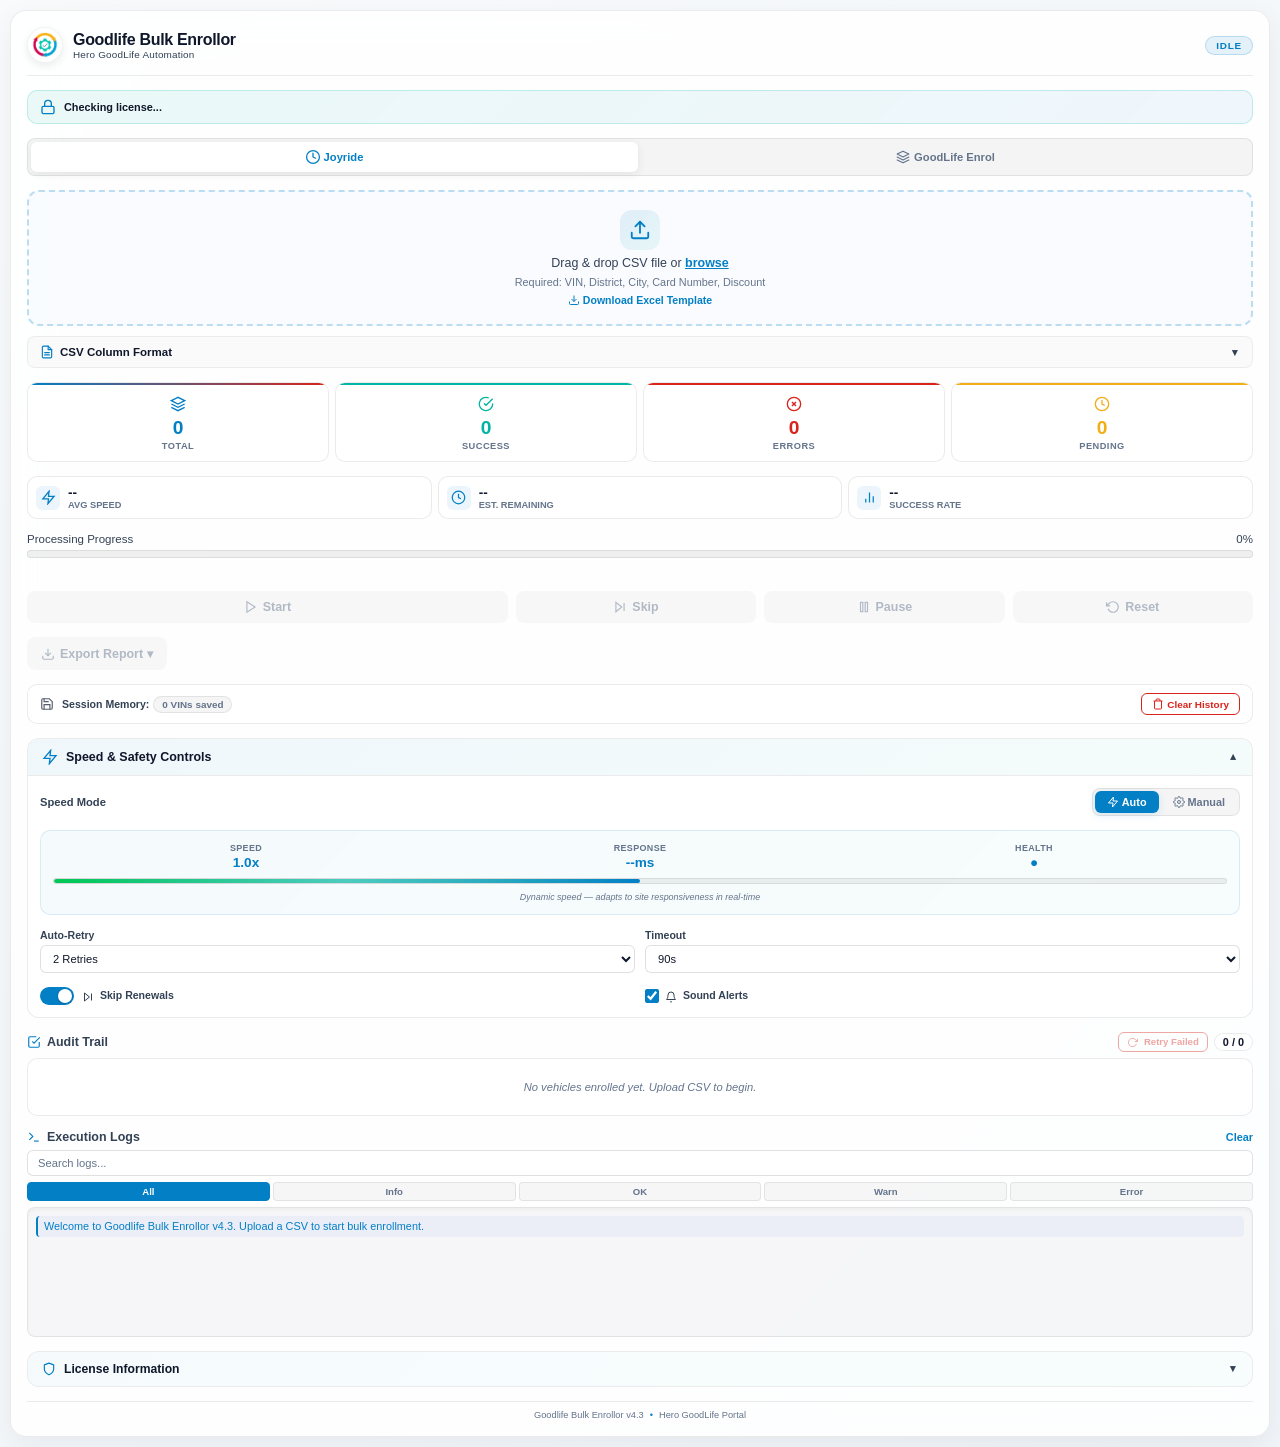
<file: extension/popup/popup.html>
<!DOCTYPE html>
<html lang="en">
<head>
  <meta charset="UTF-8">
  <meta name="viewport" content="width=device-width, initial-scale=1.0">
  <title>Goodlife Bulk Enrollor</title>
  <link rel="stylesheet" href="popup.css">
</head>
<body>
  <div class="glass-container">
    <!-- Header -->
    <header class="app-header">
      <div class="logo-area">
        <div class="logo-icon-wrap">
          <img src="../icons/icon32.png" alt="Logo" class="app-logo">
        </div>
        <div class="title-area">
          <h1>Goodlife Bulk Enrollor</h1>
          <span class="subtitle">Hero GoodLife Automation</span>
        </div>
      </div>
      <span class="badge" id="status-badge">IDLE</span>
    </header>

    <!-- License Status Banner -->
    <div class="license-banner" id="license-banner">
      <div class="license-banner-left">
        <svg class="license-banner-icon" viewBox="0 0 24 24" fill="none" stroke="currentColor" stroke-width="2" stroke-linecap="round" stroke-linejoin="round">
          <rect x="3" y="11" width="18" height="11" rx="2" ry="2"></rect>
          <path d="M7 11V7a5 5 0 0 1 10 0v4"></path>
        </svg>
        <span class="license-banner-text" id="license-banner-text">Checking license...</span>
      </div>
      <span class="license-banner-badge" id="license-banner-badge"></span>
    </div>

    <!-- Tab Navigation -->
    <div class="tab-container-nav">
      <button class="tab-nav-btn active" id="tab-joyride" data-tab="joyride">
        <svg viewBox="0 0 24 24" fill="none" stroke="currentColor" stroke-width="2" stroke-linecap="round" stroke-linejoin="round" style="width: 14px; height: 14px; vertical-align: middle; margin-right: 4px;">
          <circle cx="12" cy="12" r="10"></circle>
          <polyline points="12 6 12 12 16 14"></polyline>
        </svg>
        Joyride
      </button>
      <button class="tab-nav-btn" id="tab-goodlife" data-tab="goodlife">
        <svg viewBox="0 0 24 24" fill="none" stroke="currentColor" stroke-width="2" stroke-linecap="round" stroke-linejoin="round" style="width: 14px; height: 14px; vertical-align: middle; margin-right: 4px;">
          <path d="M12 2L2 7l10 5 10-5-10-5z"></path>
          <path d="M2 17l10 5 10-5"></path>
          <path d="M2 12l10 5 10-5"></path>
        </svg>
        GoodLife Enrol
      </button>
    </div>

    <!-- File Upload Section -->
    <section class="upload-section">
      <div class="drop-zone" id="drop-zone">
        <div class="upload-icon-wrap">
          <svg class="upload-icon" viewBox="0 0 24 24" fill="none" stroke="currentColor" stroke-width="2" stroke-linecap="round" stroke-linejoin="round">
            <path d="M21 15v4a2 2 0 0 1-2 2H5a2 2 0 0 1-2-2v-4"></path>
            <polyline points="17 8 12 3 7 8"></polyline>
            <line x1="12" y1="3" x2="12" y2="15"></line>
          </svg>
        </div>
        <p class="upload-text">Drag & drop CSV file or <span class="browse-link">browse</span></p>
        <p class="file-info" id="file-info">Required: VIN, District, City, Card Number, Discount</p>
        <a href="#" id="link-download-template" class="download-template-link">
          <svg viewBox="0 0 24 24" fill="none" stroke="currentColor" stroke-width="2" style="width: 12px; height: 12px; margin-right: 3px; vertical-align: middle;">
            <path d="M21 15v4a2 2 0 0 1-2 2H5a2 2 0 0 1-2-2v-4"></path>
            <polyline points="7 10 12 15 17 10"></polyline>
            <line x1="12" y1="15" x2="12" y2="3"></line>
          </svg>
          Download Excel Template
        </a>
        <input type="file" id="file-input" accept=".csv,.json,.xlsx,.xls" style="display: none;">
      </div>

      <!-- CSV Format Guide -->
      <div class="csv-format-guide" id="csv-format-guide">
        <div class="csv-format-header" id="csv-format-toggle">
          <div class="csv-format-title-area">
            <svg viewBox="0 0 24 24" fill="none" stroke="currentColor" stroke-width="2" stroke-linecap="round" stroke-linejoin="round" style="width:14px;height:14px;color:var(--primary)">
              <path d="M14 2H6a2 2 0 0 0-2 2v16a2 2 0 0 0 2 2h12a2 2 0 0 0 2-2V8z"></path>
              <polyline points="14 2 14 8 20 8"></polyline>
              <line x1="16" y1="13" x2="8" y2="13"></line>
              <line x1="16" y1="17" x2="8" y2="17"></line>
            </svg>
            <span class="csv-format-title">CSV Column Format</span>
          </div>
          <span class="toggle-arrow" id="csv-format-arrow">▼</span>
        </div>
        <div class="csv-format-body collapsed" id="csv-format-body">

          <!-- GoodLife Format -->
          <div class="csv-tab-content" id="csv-format-goodlife">
            <div class="csv-format-label">GoodLife Enrollment Columns:</div>
            <table class="csv-format-table">
              <thead><tr><th>#</th><th>Column</th><th>Required</th><th>Default</th><th>Example</th></tr></thead>
              <tbody>
                <tr><td>1</td><td>vin</td><td>✔</td><td>—</td><td>MBLHAW473THFK8490</td></tr>
                <tr><td>2</td><td>dob</td><td>✔</td><td>—</td><td>01-01-1986</td></tr>
                <tr><td>3</td><td>district</td><td>✔</td><td>—</td><td>GURGAON</td></tr>
                <tr><td>4</td><td>city</td><td>✔</td><td>—</td><td>GURGAON</td></tr>
                <tr><td>5</td><td>transaction_type</td><td></td><td>N</td><td>N</td></tr>
                <tr><td>6</td><td>card_mode</td><td></td><td>e-Card</td><td>e-Card</td></tr>
                <tr><td>7</td><td>membership_type</td><td></td><td>1</td><td>1</td></tr>
                <tr><td>8</td><td>variant</td><td></td><td>299</td><td>299</td></tr>
                <tr><td>9</td><td>declaration_relation</td><td></td><td>WIFE OF</td><td>SON OF</td></tr>
                <tr><td>10</td><td>declaration_relation_name</td><td>✔</td><td>—</td><td>JALESHWAR YADAV</td></tr>
                <tr><td>11</td><td>nominee_name</td><td>✔</td><td>—</td><td>LALITA DEVI</td></tr>
                <tr><td>12</td><td>nominee_relation</td><td>✔</td><td>—</td><td>WIFE</td></tr>
                <tr><td>13</td><td>nominee_contact</td><td></td><td>0000000000</td><td>9876543210</td></tr>
                <tr><td>14</td><td>nominee_address</td><td></td><td><em>Same as owner</em></td><td></td></tr>
              </tbody>
            </table>
            <div class="csv-format-note">
              <strong>DOB formats:</strong> DD-MM-YYYY, DD/MM/YYYY, or YYYY-MM-DD<br>
              <strong>Nominee address:</strong> Leave blank to auto-check "Same as Applicant"
            </div>
          </div>

          <!-- Joyride Format -->
          <div class="csv-tab-content" id="csv-format-joyride">
            <div class="csv-format-label">Joyride Enrollment Columns:</div>
            <table class="csv-format-table">
              <thead><tr><th>#</th><th>Column</th><th>Required</th><th>Default</th><th>Example</th></tr></thead>
              <tbody>
                <tr><td>1</td><td>vin</td><td>✔</td><td>—</td><td>MBLHAW33XSHG04476</td></tr>
                <tr><td>2</td><td>mobile</td><td></td><td>—</td><td>9996910724</td></tr>
                <tr><td>3</td><td>email</td><td></td><td>—</td><td>customer@gmail.com</td></tr>
                <tr><td>4</td><td>district</td><td>✔</td><td>—</td><td>PATNA</td></tr>
                <tr><td>5</td><td>city</td><td>✔</td><td>—</td><td>PATNA</td></tr>
                <tr><td>6</td><td>transaction_type</td><td></td><td>N</td><td>N</td></tr>
                <tr><td>7</td><td>joyride_year</td><td></td><td>1</td><td>1</td></tr>
                <tr><td>8</td><td>joyride_package</td><td></td><td>2</td><td>2</td></tr>
                <tr><td>9</td><td>joyride_card_number</td><td>✔</td><td>—</td><td>1136526720002513</td></tr>
                <tr><td>10</td><td>discount</td><td>✔</td><td>—</td><td>25</td></tr>
              </tbody>
            </table>
            <div class="csv-format-note">
              <strong>District & City:</strong> Required on portal if not auto-filled by DMS.<br>
              <strong>Email & Mobile:</strong> Recommended — fixes invalid DMS emails (e.g. "na") and updates mobile.<br>
              <strong>Joyride Card Number:</strong> Must be 16 digits. Format column as <em>Text</em> in Excel to prevent truncation.<br>
              <strong>Discount:</strong> Numeric value in INR (₹).
            </div>
          </div>

        </div>
      </div>
    </section>

    <!-- Validation Alert Banner -->
    <div class="validation-alert" id="validation-alert">
      <span id="validation-alert-text"></span>
      <button class="dismiss-alert" id="dismiss-validation-alert">✕</button>
    </div>

    <!-- Data Preview Table (visible after CSV upload) -->
    <section class="preview-section" id="preview-section" style="display: none;">
      <div class="preview-header">
        <h3 class="section-title">
          <svg viewBox="0 0 24 24" fill="none" stroke="currentColor" stroke-width="2" class="section-icon"><path d="M14 2H6a2 2 0 0 0-2 2v16a2 2 0 0 0 2 2h12a2 2 0 0 0 2-2V8z"></path><polyline points="14 2 14 8 20 8"></polyline><line x1="16" y1="13" x2="8" y2="13"></line><line x1="16" y1="17" x2="8" y2="17"></line></svg>
          Data Preview
        </h3>
        <div class="preview-actions">
          <div class="select-all-wrap">
            <input type="checkbox" id="select-all-rows" checked>
            <label for="select-all-rows" id="select-all-label">All</label>
          </div>
          <span class="preview-count" id="preview-count">0 records</span>
          <button class="text-btn" id="btn-toggle-preview">Collapse</button>
        </div>
      </div>
      <div class="preview-table-wrap" id="preview-table-wrap">
        <table class="preview-table" id="preview-table">
          <thead>
            <tr id="preview-thead-tr">
              <th></th>
              <th>#</th>
              <th>VIN</th>
              <th>Type</th>
              <th>Card #</th>
              <th>Discount</th>
              <th>Status</th>
            </tr>
          </thead>
          <tbody id="preview-tbody">
          </tbody>
        </table>
      </div>
    </section>

    <!-- Stats Dashboard -->
    <section class="stats-dashboard">
      <div class="stat-card total">
        <div class="stat-icon-wrap">
          <svg viewBox="0 0 24 24" fill="none" stroke="currentColor" stroke-width="2"><path d="M12 2L2 7l10 5 10-5-10-5z"></path><path d="M2 17l10 5 10-5"></path><path d="M2 12l10 5 10-5"></path></svg>
        </div>
        <span class="stat-value" id="stat-total">0</span>
        <span class="stat-label">Total</span>
      </div>
      <div class="stat-card success">
        <div class="stat-icon-wrap">
          <svg viewBox="0 0 24 24" fill="none" stroke="currentColor" stroke-width="2"><path d="M22 11.08V12a10 10 0 1 1-5.93-9.14"></path><polyline points="22 4 12 14.01 9 11.01"></polyline></svg>
        </div>
        <span class="stat-value" id="stat-success">0</span>
        <span class="stat-label">Success</span>
      </div>
      <div class="stat-card error">
        <div class="stat-icon-wrap">
          <svg viewBox="0 0 24 24" fill="none" stroke="currentColor" stroke-width="2"><circle cx="12" cy="12" r="10"></circle><line x1="15" y1="9" x2="9" y2="15"></line><line x1="9" y1="9" x2="15" y2="15"></line></svg>
        </div>
        <span class="stat-value" id="stat-error">0</span>
        <span class="stat-label">Errors</span>
      </div>
      <div class="stat-card pending">
        <div class="stat-icon-wrap">
          <svg viewBox="0 0 24 24" fill="none" stroke="currentColor" stroke-width="2"><circle cx="12" cy="12" r="10"></circle><polyline points="12 6 12 12 16 14"></polyline></svg>
        </div>
        <span class="stat-value" id="stat-pending">0</span>
        <span class="stat-label">Pending</span>
      </div>
    </section>

    <!-- Donut Chart -->
    <section class="donut-wrap" id="donut-section" style="display:none;">
      <svg class="donut-svg" viewBox="0 0 40 40" id="donut-svg">
        <circle id="donut-pending" cx="20" cy="20" r="16" stroke="rgba(100,116,139,0.2)" stroke-dasharray="0 100.53" />
        <circle id="donut-success" cx="20" cy="20" r="16" stroke="#00b5a3" stroke-dasharray="0 100.53" />
        <circle id="donut-error" cx="20" cy="20" r="16" stroke="#d9241c" stroke-dasharray="0 100.53" />
        <circle id="donut-skipped" cx="20" cy="20" r="16" stroke="#f3ad15" stroke-dasharray="0 100.53" />
        <text class="donut-center" x="20" y="20" text-anchor="middle" dominant-baseline="central" transform="rotate(90,20,20)" id="donut-pct">0%</text>
      </svg>
      <div class="donut-legend">
        <div class="legend-item"><span class="legend-dot" style="background:#00b5a3"></span><span id="legend-success">0 Success</span></div>
        <div class="legend-item"><span class="legend-dot" style="background:#d9241c"></span><span id="legend-error">0 Failed</span></div>
        <div class="legend-item"><span class="legend-dot" style="background:#f3ad15"></span><span id="legend-skipped">0 Skipped</span></div>
        <div class="legend-item"><span class="legend-dot" style="background:rgba(100,116,139,0.3)"></span><span id="legend-pending">0 Pending</span></div>
      </div>
    </section>

    <!-- Analytics Dashboard -->
    <section class="analytics-dashboard">
      <div class="metric-card">
        <span class="metric-icon">
          <svg viewBox="0 0 24 24" fill="none" stroke="currentColor" stroke-width="2"><path d="M13 2L3 14h9l-1 8 10-12h-9l1-8z"></path></svg>
        </span>
        <div class="metric-text">
          <span class="metric-value" id="metric-speed">--</span>
          <span class="metric-label">Avg Speed</span>
        </div>
      </div>
      <div class="metric-card">
        <span class="metric-icon">
          <svg viewBox="0 0 24 24" fill="none" stroke="currentColor" stroke-width="2"><circle cx="12" cy="12" r="10"></circle><polyline points="12 6 12 12 16 14"></polyline></svg>
        </span>
        <div class="metric-text">
          <span class="metric-value" id="metric-etr">--</span>
          <span class="metric-label">Est. Remaining</span>
        </div>
      </div>
      <div class="metric-card">
        <span class="metric-icon">
          <svg viewBox="0 0 24 24" fill="none" stroke="currentColor" stroke-width="2"><line x1="18" y1="20" x2="18" y2="10"></line><line x1="12" y1="20" x2="12" y2="4"></line><line x1="6" y1="20" x2="6" y2="14"></line></svg>
        </span>
        <div class="metric-text">
          <span class="metric-value" id="metric-rate">--</span>
          <span class="metric-label">Success Rate</span>
        </div>
      </div>
    </section>

    <!-- Progress Tracker -->
    <section class="progress-section">
      <div class="progress-info">
        <span>Processing Progress</span>
        <span id="progress-percent">0%</span>
      </div>
      <div class="progress-bar-bg">
        <div class="progress-bar-fill" id="progress-bar-fill" style="width: 0%"></div>
      </div>
      <div class="progress-current" id="progress-current"></div>
    </section>

    <!-- Control Buttons -->
    <section class="controls-section controls-4col">
      <button class="btn btn-primary" id="btn-start" disabled>
        <svg viewBox="0 0 24 24" fill="none" stroke="currentColor" stroke-width="2"><polygon points="5 3 19 12 5 21 5 3"></polygon></svg>
        Start
      </button>
      <button class="btn btn-skip" id="btn-skip" disabled title="Skip current VIN (duplicate/already enrolled)">
        <svg viewBox="0 0 24 24" fill="none" stroke="currentColor" stroke-width="2"><polygon points="5 4 15 12 5 20 5 4"></polygon><line x1="19" y1="5" x2="19" y2="19"></line></svg>
        Skip
      </button>
      <button class="btn btn-secondary" id="btn-pause" disabled>
        <svg viewBox="0 0 24 24" fill="none" stroke="currentColor" stroke-width="2"><rect x="6" y="4" width="4" height="16"></rect><rect x="14" y="4" width="4" height="16"></rect></svg>
        Pause
      </button>
      <button class="btn btn-danger" id="btn-reset" disabled>
        <svg viewBox="0 0 24 24" fill="none" stroke="currentColor" stroke-width="2"><polyline points="1 4 1 10 7 10"></polyline><path d="M3.51 15a9 9 0 1 0 2.13-9.36L1 10"></path></svg>
        Reset
      </button>
    </section>

    <section class="controls-section second-row">
      <div class="export-dropdown-wrap">
        <div class="export-menu" id="export-menu">
          <button class="export-menu-item" id="export-csv">
            <svg viewBox="0 0 24 24" fill="none" stroke="currentColor" stroke-width="2"><path d="M14 2H6a2 2 0 0 0-2 2v16a2 2 0 0 0 2 2h12a2 2 0 0 0 2-2V8z"></path><polyline points="14 2 14 8 20 8"></polyline></svg>
            Export as CSV
          </button>
          <button class="export-menu-item" id="export-json">
            <svg viewBox="0 0 24 24" fill="none" stroke="currentColor" stroke-width="2"><polyline points="16 18 22 12 16 6"></polyline><polyline points="8 6 2 12 8 18"></polyline></svg>
            Export as JSON
          </button>
          <button class="export-menu-item" id="export-clipboard">
            <svg viewBox="0 0 24 24" fill="none" stroke="currentColor" stroke-width="2"><rect x="9" y="9" width="13" height="13" rx="2" ry="2"></rect><path d="M5 15H4a2 2 0 0 1-2-2V4a2 2 0 0 1 2-2h9a2 2 0 0 1 2 2v1"></path></svg>
            Copy to Clipboard
          </button>
        </div>
        <button class="btn btn-export" id="btn-export-report" disabled>
          <svg viewBox="0 0 24 24" fill="none" stroke="currentColor" stroke-width="2" style="width: 14px; height: 14px;">
            <path d="M21 15v4a2 2 0 0 1-2 2H5a2 2 0 0 1-2-2v-4"></path>
            <polyline points="7 10 12 15 17 10"></polyline>
            <line x1="12" y1="15" x2="12" y2="3"></line>
          </svg>
          Export Report ▾
        </button>
      </div>
    </section>

    <!-- Session Persistence Controls -->
    <section class="session-controls-section" id="session-controls">
      <div class="session-info-row">
        <div class="session-badge-area">
          <svg viewBox="0 0 24 24" fill="none" stroke="currentColor" stroke-width="2" style="width:14px;height:14px;vertical-align:middle;margin-right:4px;opacity:0.7;">
            <path d="M19 21H5a2 2 0 0 1-2-2V5a2 2 0 0 1 2-2h11l5 5v11a2 2 0 0 1-2 2z"></path>
            <polyline points="17 21 17 13 7 13 7 21"></polyline>
            <polyline points="7 3 7 8 15 8"></polyline>
          </svg>
          <span class="session-label">Session Memory:</span>
          <span class="session-count-badge" id="session-count-badge">0 VINs saved</span>
        </div>
        <button class="btn-clear-session" id="btn-clear-session" title="Clear saved VINs — next run will process all records fresh">
          <svg viewBox="0 0 24 24" fill="none" stroke="currentColor" stroke-width="2" style="width:12px;height:12px;vertical-align:middle;margin-right:3px;">
            <polyline points="3 6 5 6 21 6"></polyline>
            <path d="M19 6v14a2 2 0 0 1-2 2H7a2 2 0 0 1-2-2V6m3 0V4a2 2 0 0 1 2-2h4a2 2 0 0 1 2 2v2"></path>
          </svg>
          Clear History
        </button>
      </div>
    </section>

    <!-- Speed & Safety Control Panel -->
    <section class="speed-control-section">
      <div class="speed-control-header" id="speed-toggle">
        <div class="speed-title-area">
          <svg class="speed-icon" viewBox="0 0 24 24" fill="none" stroke="currentColor" stroke-width="2">
            <path d="M13 2L3 14h9l-1 8 10-12h-9l1-8z"></path>
          </svg>
          <h3>Speed & Safety Controls</h3>
        </div>
        <span class="toggle-arrow open" id="speed-toggle-arrow">▼</span>
      </div>
      <div class="speed-control-body" id="speed-control-body">

        <!-- Speed Mode Toggle -->
        <div class="speed-mode-toggle-wrap">
          <span class="speed-label">Speed Mode</span>
          <div class="speed-mode-pills">
            <button class="speed-mode-pill active" id="speed-mode-auto" data-mode="auto">
              <svg viewBox="0 0 24 24" fill="none" stroke="currentColor" stroke-width="2" style="width:12px;height:12px;vertical-align:middle;margin-right:3px;"><path d="M13 2L3 14h9l-1 8 10-12h-9l1-8z"></path></svg>
              Auto
            </button>
            <button class="speed-mode-pill" id="speed-mode-manual" data-mode="manual">
              <svg viewBox="0 0 24 24" fill="none" stroke="currentColor" stroke-width="2" style="width:12px;height:12px;vertical-align:middle;margin-right:3px;"><circle cx="12" cy="12" r="3"></circle><path d="M19.4 15a1.65 1.65 0 0 0 .33 1.82l.06.06a2 2 0 0 1-2.83 2.83l-.06-.06a1.65 1.65 0 0 0-1.82-.33 1.65 1.65 0 0 0-1 1.51V21a2 2 0 0 1-4 0v-.09A1.65 1.65 0 0 0 9 19.4a1.65 1.65 0 0 0-1.82.33l-.06.06a2 2 0 0 1-2.83-2.83l.06-.06A1.65 1.65 0 0 0 4.68 15a1.65 1.65 0 0 0-1.51-1H3a2 2 0 0 1 0-4h.09A1.65 1.65 0 0 0 4.6 9a1.65 1.65 0 0 0-.33-1.82l-.06-.06a2 2 0 0 1 2.83-2.83l.06.06A1.65 1.65 0 0 0 9 4.68a1.65 1.65 0 0 0 1-1.51V3a2 2 0 0 1 4 0v.09a1.65 1.65 0 0 0 1 1.51 1.65 1.65 0 0 0 1.82-.33l.06-.06a2 2 0 0 1 2.83 2.83l-.06.06A1.65 1.65 0 0 0 19.4 9a1.65 1.65 0 0 0 1.51 1H21a2 2 0 0 1 0 4h-.09a1.65 1.65 0 0 0-1.51 1z"></path></svg>
              Manual
            </button>
          </div>
        </div>

        <!-- AUTO MODE: Adaptive Speed Indicator -->
        <div class="auto-speed-panel" id="auto-speed-panel">
          <div class="auto-speed-metrics">
            <div class="auto-metric">
              <span class="auto-metric-label">Speed</span>
              <span class="auto-metric-value" id="auto-speed-multiplier">1.0x</span>
            </div>
            <div class="auto-metric">
              <span class="auto-metric-label">Response</span>
              <span class="auto-metric-value" id="auto-speed-response">--ms</span>
            </div>
            <div class="auto-metric">
              <span class="auto-metric-label">Health</span>
              <span class="auto-metric-value" id="auto-speed-health">●</span>
            </div>
          </div>
          <div class="auto-speed-bar-wrap">
            <div class="auto-speed-bar" id="auto-speed-bar" style="width: 50%;"></div>
          </div>
          <div class="auto-speed-hint">Dynamic speed — adapts to site responsiveness in real-time</div>
        </div>

        <!-- MANUAL MODE: Classic Slider -->
        <div class="manual-speed-panel" id="manual-speed-panel" style="display:none;">
          <div class="speed-slider-group">
            <div class="speed-label-row">
              <span class="speed-label">Execution Speed</span>
              <span class="speed-value-badge" id="speed-value-badge">Normal</span>
            </div>
            <input type="range" id="speed-slider" min="0" max="4" step="1" value="2" class="speed-range">
            <div class="speed-ticks">
              <span>Turbo</span>
              <span>Fast</span>
              <span>Normal</span>
              <span>Safe</span>
              <span>Ultra</span>
            </div>
          </div>
        </div>

        <div class="speed-options-row">
          <div class="speed-option">
            <label for="retry-select">Auto-Retry</label>
            <select id="retry-select">
              <option value="1">No Retry</option>
              <option value="2">1 Retry</option>
              <option value="3" selected>2 Retries</option>
            </select>
          </div>
          <div class="speed-option">
            <label for="timeout-select">Timeout</label>
            <select id="timeout-select">
              <option value="60">60s</option>
              <option value="90" selected>90s</option>
              <option value="120">120s</option>
              <option value="180">180s</option>
            </select>
          </div>
        </div>

        <div class="speed-options-row">
          <div class="toggle-switch-wrap">
            <label class="toggle-switch">
              <input type="checkbox" id="skip-renewals-toggle" checked>
              <span class="toggle-slider"></span>
            </label>
            <span class="toggle-label">
              <svg viewBox="0 0 24 24" fill="none" stroke="currentColor" stroke-width="2" style="width:12px;height:12px;vertical-align:middle;margin-right:3px;"><polygon points="5 4 15 12 5 20 5 4"></polygon><line x1="19" y1="5" x2="19" y2="19"></line></svg>
              Skip Renewals
            </span>
          </div>
          <div class="sound-toggle">
            <input type="checkbox" id="sound-toggle" checked>
            <label for="sound-toggle">
              <svg viewBox="0 0 24 24" fill="none" stroke="currentColor" stroke-width="2" style="width:12px;height:12px;vertical-align:middle;margin-right:3px;"><path d="M18 8A6 6 0 0 0 6 8c0 7-3 9-3 9h18s-3-2-3-9"></path><path d="M13.73 21a2 2 0 0 1-3.46 0"></path></svg>
              Sound Alerts
            </label>
          </div>
        </div>

      </div>
    </section>

    <!-- Audit Trail (Processed Results) -->
    <section class="results-section">
      <div class="results-header">
        <h3 class="section-title">
          <svg viewBox="0 0 24 24" fill="none" stroke="currentColor" stroke-width="2" class="section-icon"><polyline points="9 11 12 14 22 4"></polyline><path d="M21 12v7a2 2 0 0 1-2 2H5a2 2 0 0 1-2-2V5a2 2 0 0 1 2-2h11"></path></svg>
          Audit Trail
        </h3>
        <div class="results-header-actions">
          <button class="btn-retry-all" id="btn-retry-all-failed" disabled>
            <svg viewBox="0 0 24 24" fill="none" stroke="currentColor" stroke-width="2" style="width:11px;height:11px;vertical-align:middle;margin-right:3px;"><polyline points="23 4 23 10 17 10"></polyline><path d="M20.49 15a9 9 0 1 1-2.12-9.36L23 10"></path></svg>
            Retry Failed
          </button>
          <span class="results-count" id="results-count">0 / 0</span>
        </div>
      </div>
      <div class="results-list" id="results-list">
        <div class="results-empty">No vehicles enrolled yet. Upload CSV to begin.</div>
      </div>
    </section>

    <!-- Execution Logs -->
    <section class="log-section">
      <div class="log-header">
        <h3 class="section-title">
          <svg viewBox="0 0 24 24" fill="none" stroke="currentColor" stroke-width="2" class="section-icon"><polyline points="4 17 10 11 4 5"></polyline><line x1="12" y1="19" x2="20" y2="19"></line></svg>
          Execution Logs
        </h3>
        <button id="btn-clear-logs" class="text-btn">Clear</button>
      </div>
      <div class="log-toolbar">
        <input type="text" id="log-search" placeholder="Search logs...">
        <div class="log-filters">
          <button class="filter-tab active" data-filter="all">All</button>
          <button class="filter-tab" data-filter="info">Info</button>
          <button class="filter-tab" data-filter="success">OK</button>
          <button class="filter-tab" data-filter="warning">Warn</button>
          <button class="filter-tab" data-filter="error">Error</button>
        </div>
      </div>
      <div class="log-console" id="log-console">
        <div class="log-item info">Welcome to Goodlife Bulk Enrollor v4.3. Upload a CSV to start bulk enrollment.</div>
      </div>
    </section>

    <!-- License Info Section -->
    <section class="license-info-section" id="license-info-section">
      <div class="license-info-header" id="license-info-toggle">
        <div class="license-info-title-area">
          <svg viewBox="0 0 24 24" fill="none" stroke="currentColor" stroke-width="2" stroke-linecap="round" stroke-linejoin="round" style="width:14px;height:14px;color:var(--primary)">
            <path d="M12 22s8-4 8-10V5l-8-3-8 3v7c0 6 8 10 8 10z"></path>
          </svg>
          <span class="license-info-title">License Information</span>
        </div>
        <span class="toggle-arrow" id="license-info-arrow">▼</span>
      </div>
      <div class="license-info-body collapsed" id="license-info-body">
        <div class="license-detail-row">
          <span class="license-detail-label">Status</span>
          <span class="license-detail-value" id="lic-detail-status">--</span>
        </div>
        <div class="license-detail-row">
          <span class="license-detail-label">Device ID</span>
          <span class="license-detail-value monospace" id="lic-detail-device">--</span>
        </div>
        <div class="license-detail-row">
          <span class="license-detail-label">License Key</span>
          <span class="license-detail-value monospace" id="lic-detail-key">--</span>
        </div>
        <div class="license-detail-row">
          <span class="license-detail-label">Expires</span>
          <span class="license-detail-value" id="lic-detail-expiry">--</span>
        </div>
        <div class="license-detail-row">
          <span class="license-detail-label">Days Left</span>
          <span class="license-detail-value" id="lic-detail-days">--</span>
        </div>
        <button class="btn-deactivate-license" id="btn-deactivate-license" style="display:none;">
          <svg viewBox="0 0 24 24" fill="none" stroke="currentColor" stroke-width="2" style="width:12px;height:12px;vertical-align:middle;margin-right:4px;">
            <circle cx="12" cy="12" r="10"></circle>
            <line x1="15" y1="9" x2="9" y2="15"></line>
            <line x1="9" y1="9" x2="15" y2="15"></line>
          </svg>
          Deactivate License
        </button>
      </div>
    </section>

    <!-- Footer -->
    <footer class="app-footer">
      <span>Goodlife Bulk Enrollor v4.3</span>
      <span class="footer-dot">•</span>
      <span>Hero GoodLife Portal</span>
    </footer>
  </div>

  <!-- Completion Modal Overlay -->
  <div class="completion-overlay" id="completion-overlay">
    <div class="completion-card">
      <div class="completion-icon" id="completion-icon">
        <svg viewBox="0 0 24 24" fill="none" stroke="#00b5a3" stroke-width="2" style="width:48px;height:48px;"><path d="M22 11.08V12a10 10 0 1 1-5.93-9.14"></path><polyline points="22 4 12 14.01 9 11.01"></polyline></svg>
      </div>
      <div class="completion-title" id="completion-title">Batch Complete!</div>
      <div class="completion-stats" id="completion-stats-grid"></div>
      <div class="completion-actions">
        <button class="btn btn-primary" id="completion-export">
          <svg viewBox="0 0 24 24" fill="none" stroke="currentColor" stroke-width="2" style="width:14px;height:14px;vertical-align:middle;margin-right:4px;"><path d="M21 15v4a2 2 0 0 1-2 2H5a2 2 0 0 1-2-2v-4"></path><polyline points="7 10 12 15 17 10"></polyline><line x1="12" y1="15" x2="12" y2="3"></line></svg>
          Export
        </button>
        <button class="btn btn-danger" id="completion-retry" style="display:none;">
          <svg viewBox="0 0 24 24" fill="none" stroke="currentColor" stroke-width="2" style="width:14px;height:14px;vertical-align:middle;margin-right:4px;"><polyline points="23 4 23 10 17 10"></polyline><path d="M20.49 15a9 9 0 1 1-2.12-9.36L23 10"></path></svg>
          Retry Failed
        </button>
        <button class="btn btn-secondary" id="completion-close">Close</button>
      </div>
    </div>
  </div>

  <!-- License Activation Overlay (shown when trial/license expired) -->
  <div class="license-overlay" id="license-overlay">
    <div class="license-card">
      <div class="license-lock-icon">
        <svg viewBox="0 0 24 24" fill="none" stroke="currentColor" stroke-width="2" stroke-linecap="round" stroke-linejoin="round">
          <rect x="3" y="11" width="18" height="11" rx="2" ry="2"></rect>
          <path d="M7 11V7a5 5 0 0 1 10 0v4"></path>
        </svg>
      </div>
      <h2 class="license-card-title">Trial Period Ended</h2>
      <p class="license-card-subtitle">Your 30-day free trial has expired. Enter a license key to continue using Goodlife Bulk Enrollor.</p>
      
      <div class="license-price-badge">
        <span class="price-amount">₹1,999</span>
        <span class="price-period">/month</span>
      </div>

      <div class="license-device-id-area">
        <label class="license-device-label">Your Device ID (share this to get your key)</label>
        <div class="license-device-id-row">
          <span class="license-device-id" id="lic-overlay-device-id">Loading...</span>
          <button class="btn-copy-device" id="btn-copy-device-id" title="Copy Device ID">
            <svg viewBox="0 0 24 24" fill="none" stroke="currentColor" stroke-width="2" style="width:14px;height:14px;">
              <rect x="9" y="9" width="13" height="13" rx="2" ry="2"></rect>
              <path d="M5 15H4a2 2 0 0 1-2-2V4a2 2 0 0 1 2-2h9a2 2 0 0 1 2 2v1"></path>
            </svg>
          </button>
        </div>
      </div>

      <div class="license-key-input-area">
        <label class="license-key-label">License Key</label>
        <input type="text" id="lic-key-input" class="license-key-input" placeholder="GBE-XXXX-XXXX-XXXX-XXXX" maxlength="23" spellcheck="false" autocomplete="off">
        <div class="license-key-error" id="lic-key-error"></div>
      </div>

      <button class="btn-activate-license" id="btn-activate-license">
        <svg viewBox="0 0 24 24" fill="none" stroke="currentColor" stroke-width="2" style="width:16px;height:16px;vertical-align:middle;margin-right:6px;">
          <path d="M12 22s8-4 8-10V5l-8-3-8 3v7c0 6 8 10 8 10z"></path>
        </svg>
        Activate License
      </button>

      <div class="license-contact-area">
        <p class="license-contact-text">Don't have a license key? Purchase one below:</p>
        <button class="btn-buy-license" id="btn-buy-license">
          <svg viewBox="0 0 24 24" fill="none" stroke="currentColor" stroke-width="2" style="width:16px;height:16px;vertical-align:middle;margin-right:6px;">
            <path d="M4 4h16c1.1 0 2 .9 2 2v12c0 1.1-.9 2-2 2H4c-1.1 0-2-.9-2-2V6c0-1.1.9-2 2-2z"></path>
            <polyline points="22,6 12,13 2,6"></polyline>
          </svg>
          Buy License — ₹1,999/month
        </button>
        <p class="license-contact-email">support@calclabz.com</p>
      </div>
    </div>
  </div>

  <script src="popup.js"></script>
</body>
</html>
</file>
<file: extension/popup/popup.css>
:root {
  --bg-gradient: linear-gradient(135deg, #f8fafc 0%, #f1f5f9 100%);
  --glass-bg: rgba(255, 255, 255, 0.85);
  --glass-border: rgba(0, 0, 0, 0.08);
  --glass-hover: rgba(0, 0, 0, 0.04);
  --text-main: #0f172a;
  --text-muted: #334155;
  --text-dim: #64748b;
  --primary: #037fc6;
  --primary-hover: #02639b;
  --primary-glow: rgba(3, 127, 198, 0.15);
  --success: #00b5a3;
  --success-bg: rgba(0, 181, 163, 0.1);
  --warning: #f3ad15;
  --warning-bg: rgba(243, 173, 21, 0.1);
  --danger: #d9241c;
  --danger-bg: rgba(217, 36, 28, 0.1);
  --info: #037fc6;
  --info-bg: rgba(3, 127, 198, 0.1);
  --accent: #d9241c;
  --card-bg: rgba(255, 255, 255, 0.65);
  --input-bg: rgba(255, 255, 255, 0.95);
  --input-border: rgba(0, 0, 0, 0.12);
}
body.tab-joyride {
  --bg-gradient: linear-gradient(135deg, #fff5f5 0%, #ffe3e3 100%);
  --primary: #d9241c;
  --primary-hover: #b81a14;
  --primary-glow: rgba(217, 36, 28, 0.15);
}
body.tab-goodlife {
  --bg-gradient: linear-gradient(135deg, #f0f9ff 0%, #e0f2fe 100%);
  --primary: #037fc6;
  --primary-hover: #02639b;
  --primary-glow: rgba(3, 127, 198, 0.15);
}
body.dark-mode {
  --bg-gradient: linear-gradient(135deg, #0f172a 0%, #1e293b 100%);
  --glass-bg: rgba(30, 41, 59, 0.88);
  --glass-border: rgba(255, 255, 255, 0.08);
  --glass-hover: rgba(255, 255, 255, 0.04);
  --text-main: #e2e8f0;
  --text-muted: #94a3b8;
  --text-dim: #64748b;
  --card-bg: rgba(30, 41, 59, 0.65);
  --input-bg: rgba(15, 23, 42, 0.8);
  --input-border: rgba(255, 255, 255, 0.12);
}
body.dark-mode.tab-joyride {
  --bg-gradient: linear-gradient(135deg, #1a0a0a 0%, #2d1515 100%);
}
body.dark-mode.tab-goodlife {
  --bg-gradient: linear-gradient(135deg, #0a1628 0%, #0f2440 100%);
}
* { box-sizing: border-box; margin: 0; padding: 0; font-family: 'Inter', -apple-system, BlinkMacSystemFont, "Segoe UI", Roboto, sans-serif; }
body { width: 100%; min-width: 280px; background: var(--bg-gradient); color: var(--text-main); padding: 10px; overflow-x: hidden; transition: background 0.3s ease; }
.glass-container { background: var(--glass-bg); backdrop-filter: blur(20px); -webkit-backdrop-filter: blur(20px); border: 1px solid var(--glass-border); border-radius: 16px; padding: 16px; box-shadow: 0 10px 30px rgba(15,23,42,0.06), inset 0 1px 0 rgba(255,255,255,0.5); display: flex; flex-direction: column; gap: 14px; }
/* Header */
.app-header { display: flex; justify-content: space-between; align-items: center; border-bottom: 1px solid var(--glass-border); padding-bottom: 12px; }
.logo-area { display: flex; align-items: center; gap: 10px; }
.logo-icon-wrap { width: 36px; height: 36px; border-radius: 50%; background: #ffffff; display: flex; align-items: center; justify-content: center; box-shadow: 0 3px 8px rgba(0,0,0,0.08); border: 1px solid rgba(0,0,0,0.05); }
.app-logo { width: 26px; height: 26px; object-fit: contain; }
.title-area { display: flex; flex-direction: column; }
h1 { font-size: 1rem; font-weight: 700; letter-spacing: -0.02em; color: var(--text-main); line-height: 1.2; }
.subtitle { font-size: 0.62rem; color: var(--text-muted); font-weight: 500; letter-spacing: 0.02em; }
.badge { font-size: 0.62rem; font-weight: 700; padding: 3px 10px; border-radius: 9999px; text-transform: uppercase; letter-spacing: 0.08em; background: var(--info-bg); color: var(--info); border: 1px solid rgba(3,127,198,0.2); transition: all 0.3s ease; }
.badge.running { background: var(--success-bg); color: var(--success); border-color: rgba(0,181,163,0.3); animation: pulse-badge 2s ease-in-out infinite; }
.badge.paused { background: var(--warning-bg); color: var(--warning); border-color: rgba(243,173,21,0.3); }
@keyframes pulse-badge { 0%,100% { box-shadow: 0 0 0 0 rgba(0,181,163,0.3); } 50% { box-shadow: 0 0 0 6px rgba(0,181,163,0); } }
/* Upload */
.upload-section { width: 100%; }
.drop-zone { border: 2px dashed rgba(3,127,198,0.25); border-radius: 12px; padding: 18px 10px; text-align: center; cursor: pointer; background: rgba(3,127,198,0.02); transition: all 0.3s ease; display: flex; flex-direction: column; align-items: center; gap: 6px; }
.drop-zone:hover, .drop-zone.dragover { background: rgba(3,127,198,0.06); border-color: var(--primary); transform: translateY(-1px); box-shadow: 0 4px 20px rgba(3,127,198,0.1); }
.upload-icon-wrap { width: 40px; height: 40px; border-radius: 12px; background: linear-gradient(135deg, rgba(3,127,198,0.1), rgba(0,181,163,0.08)); display: flex; align-items: center; justify-content: center; }
.upload-icon { width: 22px; height: 22px; color: var(--primary); }
.upload-text { font-size: 0.78rem; font-weight: 500; color: var(--text-muted); }
.browse-link { color: var(--primary); text-decoration: underline; font-weight: 600; cursor: pointer; }
.file-info { font-size: 0.68rem; color: var(--text-dim); }
.download-template-link { font-size: 0.66rem; color: var(--info); text-decoration: none; font-weight: 600; transition: color 0.2s; display: inline-flex; align-items: center; }
.download-template-link:hover { color: #02639b; text-decoration: underline; }
/* Preview Table */
.preview-section { display: flex; flex-direction: column; gap: 6px; }
.preview-header { display: flex; justify-content: space-between; align-items: center; }
.preview-header h3 { font-size: 0.78rem; font-weight: 600; color: var(--text-muted); }
.preview-actions { display: flex; align-items: center; gap: 8px; }
.preview-count { font-size: 0.68rem; font-weight: 600; color: var(--primary); background: var(--info-bg); padding: 2px 8px; border-radius: 9999px; }
.preview-table-wrap { max-height: 130px; overflow-y: auto; overflow-x: auto; border-radius: 8px; border: 1px solid var(--glass-border); }
.preview-table { width: 100%; border-collapse: collapse; font-size: 0.68rem; }
.preview-table th { background: rgba(3,127,198,0.08); color: var(--primary); font-weight: 600; padding: 5px 6px; text-align: left; position: sticky; top: 0; z-index: 1; font-size: 0.62rem; text-transform: uppercase; letter-spacing: 0.04em; }
.preview-table td { padding: 4px 6px; border-top: 1px solid var(--glass-border); color: var(--text-main); }
.preview-table tr:hover td { background: var(--glass-hover); }
.preview-table .row-valid { color: var(--success); }
.preview-table .row-invalid { color: var(--danger); }
/* Stats Dashboard */
.stats-dashboard { display: grid; grid-template-columns: repeat(4, 1fr); gap: 6px; }
.stat-card { background: var(--card-bg); border: 1px solid var(--glass-border); border-radius: 10px; padding: 10px 6px; display: flex; flex-direction: column; align-items: center; gap: 2px; transition: all 0.2s ease; position: relative; overflow: hidden; }
.stat-card::before { content: ''; position: absolute; top: 0; left: 0; right: 0; height: 2px; border-radius: 10px 10px 0 0; }
.stat-card.total::before { background: linear-gradient(90deg, var(--info), var(--accent)); }
.stat-card.success::before { background: var(--success); }
.stat-card.error::before { background: var(--danger); }
.stat-card.pending::before { background: var(--warning); }
.stat-icon-wrap { width: 22px; height: 22px; display: flex; align-items: center; justify-content: center; }
.stat-icon-wrap svg { width: 16px; height: 16px; }
.stat-card.total .stat-icon-wrap svg { stroke: var(--info); }
.stat-card.success .stat-icon-wrap svg { stroke: var(--success); }
.stat-card.error .stat-icon-wrap svg { stroke: var(--danger); }
.stat-card.pending .stat-icon-wrap svg { stroke: var(--warning); }
.stat-label { font-size: 0.58rem; text-transform: uppercase; color: var(--text-dim); font-weight: 600; letter-spacing: 0.05em; }
.stat-value { font-size: 1.2rem; font-weight: 800; }
.stat-card.total .stat-value { color: var(--info); }
.stat-card.success .stat-value { color: var(--success); }
.stat-card.error .stat-value { color: var(--danger); }
.stat-card.pending .stat-value { color: var(--warning); }
/* Header & Section Titles */
.section-title { display: flex; align-items: center; gap: 6px; font-size: 0.78rem; font-weight: 600; color: var(--text-muted); }
.section-icon { width: 14px; height: 14px; color: var(--primary); }

/* Analytics */
.analytics-dashboard { display: grid; grid-template-columns: repeat(3, 1fr); gap: 6px; }
.metric-card { background: var(--card-bg); border: 1px solid var(--glass-border); border-radius: 10px; padding: 8px; display: flex; align-items: center; gap: 8px; }
.metric-icon { display: flex; align-items: center; justify-content: center; width: 24px; height: 24px; border-radius: 6px; background: rgba(3, 127, 198, 0.08); color: var(--primary); }
.metric-icon svg { width: 15px; height: 15px; }
.metric-text { display: flex; flex-direction: column; }
.metric-label { font-size: 0.58rem; text-transform: uppercase; color: var(--text-dim); font-weight: 600; }
.metric-value { font-size: 0.85rem; font-weight: 700; color: var(--text-main); }
/* Progress */
.progress-section { display: flex; flex-direction: column; gap: 5px; }
.progress-info { display: flex; justify-content: space-between; font-size: 0.72rem; color: var(--text-muted); font-weight: 500; }
.progress-bar-bg { width: 100%; height: 8px; background: rgba(0,0,0,0.06); border-radius: 9999px; overflow: hidden; border: 1px solid var(--glass-border); }
.progress-bar-fill { height: 100%; background: linear-gradient(90deg, var(--primary) 0%, var(--warning) 50%, var(--accent) 100%); border-radius: 9999px; transition: width 0.5s cubic-bezier(0.4,0,0.2,1); position: relative; }
.progress-bar-fill::after { content: ''; position: absolute; top: 0; left: 0; right: 0; bottom: 0; background: linear-gradient(90deg, transparent 0%, rgba(255,255,255,0.2) 50%, transparent 100%); animation: shimmer 2s infinite; }
@keyframes shimmer { 0% { transform: translateX(-100%); } 100% { transform: translateX(100%); } }
.progress-current { font-size: 0.65rem; color: var(--text-dim); font-style: italic; min-height: 14px; }
/* Controls */
.controls-section { display: grid; grid-template-columns: 2fr 1fr 1fr; gap: 8px; }
.controls-section.second-row { grid-template-columns: 1fr; }
.btn { display: inline-flex; align-items: center; justify-content: center; gap: 5px; border: none; border-radius: 8px; padding: 9px 14px; font-size: 0.78rem; font-weight: 600; cursor: pointer; transition: all 0.2s ease; color: #fff; position: relative; overflow: hidden; }
.btn svg { width: 14px; height: 14px; }
.btn-primary { background: linear-gradient(135deg, var(--primary), #4bb2ff); box-shadow: 0 4px 12px var(--primary-glow); }
.btn-primary:hover:not(:disabled) { transform: translateY(-1px); box-shadow: 0 6px 16px rgba(3,127,198,0.3); }
.btn-secondary { background: linear-gradient(135deg, var(--warning), #ffd54f); box-shadow: 0 4px 12px rgba(243,173,21,0.2); }
.btn-secondary:hover:not(:disabled) { transform: translateY(-1px); box-shadow: 0 6px 16px rgba(243,173,21,0.3); }
.btn-danger { background: linear-gradient(135deg, var(--danger), #ff5252); box-shadow: 0 4px 12px rgba(217,36,28,0.2); }
.btn-danger:hover:not(:disabled) { transform: translateY(-1px); }
.btn-export { background: linear-gradient(135deg, var(--info), #4bb2ff); box-shadow: 0 4px 12px rgba(3,127,198,0.2); }
.btn-export:hover:not(:disabled) { transform: translateY(-1px); }
.btn:disabled { background: rgba(0,0,0,0.05) !important; color: var(--text-dim); box-shadow: none !important; cursor: not-allowed; opacity: 0.5; }
.btn:active:not(:disabled) { transform: translateY(1px); }
/* Speed Controls */
.speed-control-section { background: var(--card-bg); border: 1px solid var(--glass-border); border-radius: 12px; overflow: hidden; }
.speed-control-header { display: flex; justify-content: space-between; align-items: center; padding: 10px 14px; background: linear-gradient(135deg, rgba(3,127,198,0.06), rgba(0,181,163,0.04)); cursor: pointer; user-select: none; transition: background 0.2s; }
.speed-control-header:hover { background: linear-gradient(135deg, rgba(3,127,198,0.1), rgba(0,181,163,0.07)); }
.speed-title-area { display: flex; align-items: center; gap: 8px; }
.speed-icon { width: 16px; height: 16px; color: var(--primary); }
.speed-control-header h3 { font-size: 0.78rem; font-weight: 600; color: var(--text-main); }
.toggle-arrow { font-size: 0.6rem; color: var(--text-muted); transition: transform 0.3s; }
.toggle-arrow.open { transform: rotate(180deg); }
.speed-control-body { padding: 12px; display: flex; flex-direction: column; gap: 14px; border-top: 1px solid var(--glass-border); }
.speed-control-body.collapsed { display: none; }
.speed-slider-group { display: flex; flex-direction: column; gap: 6px; }
.speed-label-row { display: flex; justify-content: space-between; align-items: center; }
.speed-label { font-size: 0.7rem; font-weight: 600; color: var(--text-muted); }
.speed-value-badge { font-size: 0.6rem; font-weight: 700; padding: 2px 10px; border-radius: 9999px; text-transform: uppercase; letter-spacing: 0.04em; transition: all 0.3s; }
.speed-value-badge.turbo { background: var(--danger-bg); color: var(--danger); border: 1px solid rgba(255,23,68,0.25); }
.speed-value-badge.fast { background: var(--warning-bg); color: var(--warning); border: 1px solid rgba(255,171,0,0.25); }
.speed-value-badge.normal { background: var(--info-bg); color: var(--info); border: 1px solid rgba(68,138,255,0.25); }
.speed-value-badge.safe { background: var(--success-bg); color: var(--success); border: 1px solid rgba(0,200,83,0.25); }
.speed-value-badge.ultra { background: rgba(224,64,251,0.1); color: var(--accent); border: 1px solid rgba(224,64,251,0.25); }
.speed-range { -webkit-appearance: none; appearance: none; width: 100%; height: 6px; border-radius: 9999px; background: linear-gradient(90deg, #ff1744, #ffab00, #448aff, #00c853, #e040fb); outline: none; cursor: pointer; }
.speed-range::-webkit-slider-thumb { -webkit-appearance: none; width: 18px; height: 18px; border-radius: 50%; background: #fff; border: 2px solid var(--primary); box-shadow: 0 2px 8px rgba(0,0,0,0.15); cursor: pointer; transition: transform 0.15s, box-shadow 0.15s; }
.speed-range::-webkit-slider-thumb:hover { transform: scale(1.15); box-shadow: 0 3px 12px var(--primary-glow); }
.speed-ticks { display: flex; justify-content: space-between; padding: 0 2px; }
.speed-ticks span { font-size: 0.52rem; color: var(--text-dim); font-weight: 500; }
.speed-options-row { display: grid; grid-template-columns: 1fr 1fr; gap: 10px; }
.speed-option { display: flex; flex-direction: column; gap: 4px; }
.speed-option label { font-size: 0.66rem; font-weight: 600; color: var(--text-muted); }
.speed-option select { padding: 6px 8px; font-size: 0.7rem; border: 1px solid var(--input-border); border-radius: 6px; background: var(--input-bg); color: var(--text-main); outline: none; cursor: pointer; transition: border-color 0.2s; font-family: 'Inter', sans-serif; }
.speed-option select:focus { border-color: var(--primary); }
/* Results / Audit Trail */
.results-section { display: flex; flex-direction: column; gap: 6px; }
.results-header { display: flex; justify-content: space-between; align-items: center; }
.results-header h3 { font-size: 0.78rem; font-weight: 600; color: var(--text-muted); }
.results-count { font-size: 0.68rem; font-weight: 700; color: var(--text-main); background: var(--card-bg); padding: 2px 8px; border-radius: 9999px; border: 1px solid var(--glass-border); }
.results-list { background: var(--card-bg); border: 1px solid var(--glass-border); border-radius: 10px; max-height: 140px; overflow-y: auto; padding: 6px; display: flex; flex-direction: column; gap: 4px; }
.results-empty { font-size: 0.7rem; color: var(--text-dim); text-align: center; padding: 16px 0; font-style: italic; }
.result-item { display: flex; justify-content: space-between; align-items: center; padding: 6px 8px; background: rgba(0,0,0,0.02); border-radius: 6px; font-size: 0.68rem; border-left: 3px solid var(--text-dim); transition: background 0.15s; }
.result-item:hover { background: rgba(0,0,0,0.04); }
.result-item.success { border-left-color: var(--success); }
.result-item.warning { border-left-color: var(--warning); }
.result-item.error { border-left-color: var(--danger); }
.result-vin { font-weight: 600; color: var(--text-main); font-family: 'Courier New', monospace; font-size: 0.66rem; }
.result-status { font-weight: 700; font-size: 0.58rem; padding: 2px 6px; border-radius: 4px; text-transform: uppercase; letter-spacing: 0.04em; }
.result-item.success .result-status { background: var(--success-bg); color: var(--success); }
.result-item.warning .result-status { background: var(--warning-bg); color: var(--warning); }
.result-item.error .result-status { background: var(--danger-bg); color: var(--danger); }
.result-left { display: flex; flex-direction: column; gap: 1px; }
.result-details { display: flex; flex-direction: column; align-items: flex-end; }
.result-error-hint { font-size: 0.56rem; color: var(--danger); margin-top: 1px; max-width: 140px; overflow: hidden; text-overflow: ellipsis; white-space: nowrap; opacity: 0.8; }
.result-item.warning .result-error-hint { color: var(--warning); }
.result-duration { font-size: 0.54rem; color: var(--text-dim); margin-top: 1px; }
/* Log Console */
.log-section { display: flex; flex-direction: column; gap: 6px; }
.log-header { display: flex; justify-content: space-between; align-items: center; }
.log-header h3 { font-size: 0.78rem; font-weight: 600; color: var(--text-muted); }
.text-btn { background: none; border: none; color: var(--primary); font-size: 0.68rem; font-weight: 600; cursor: pointer; transition: opacity 0.2s; }
.text-btn:hover { opacity: 0.7; }
.log-toolbar { display: flex; flex-direction: column; gap: 6px; }
#log-search { width: 100%; padding: 6px 10px; font-size: 0.7rem; border: 1px solid var(--input-border); border-radius: 6px; background: var(--input-bg); color: var(--text-main); outline: none; transition: border-color 0.2s; }
#log-search:focus { border-color: var(--primary); }
#log-search::placeholder { color: var(--text-dim); }
.log-filters { display: flex; gap: 3px; }
.filter-tab { flex: 1; background: rgba(0,0,0,0.03); border: 1px solid var(--glass-border); border-radius: 4px; padding: 3px 2px; font-size: 0.6rem; font-weight: 600; color: var(--text-dim); cursor: pointer; transition: all 0.2s; text-align: center; }
.filter-tab:hover { background: rgba(0,0,0,0.06); color: var(--text-muted); }
.filter-tab.active { background: var(--primary); color: #fff; border-color: var(--primary); }
.log-console { background: rgba(15,23,42,0.03); border: 1px solid var(--glass-border); border-radius: 8px; height: 130px; overflow-y: auto; padding: 8px; font-family: 'Courier New', monospace; font-size: 0.68rem; display: flex; flex-direction: column; gap: 3px; box-shadow: inset 0 2px 4px rgba(0,0,0,0.04); }
.log-item { padding: 3px 6px; border-radius: 4px; line-height: 1.35; animation: logFadeIn 0.2s ease-out; }
@keyframes logFadeIn { from { opacity: 0; transform: translateX(-4px); } to { opacity: 1; transform: translateX(0); } }
.log-item.info { background: rgba(37, 99, 235, 0.05); color: var(--info); border-left: 2px solid var(--info); }
.log-item.success { background: rgba(13, 148, 136, 0.05); color: var(--success); border-left: 2px solid var(--success); }
.log-item.warning { background: rgba(217, 119, 6, 0.05); color: var(--warning); border-left: 2px solid var(--warning); }
.log-item.error { background: rgba(225, 29, 72, 0.05); color: var(--danger); border-left: 2px solid var(--danger); }
/* Footer */
.app-footer { display: flex; justify-content: center; align-items: center; gap: 6px; padding-top: 8px; border-top: 1px solid var(--glass-border); font-size: 0.58rem; color: var(--text-dim); font-weight: 500; }
.footer-dot { color: var(--primary); }
/* Scrollbar */
::-webkit-scrollbar { width: 4px; }
::-webkit-scrollbar-track { background: transparent; }
::-webkit-scrollbar-thumb { background: rgba(0,0,0,0.15); border-radius: 9999px; }
::-webkit-scrollbar-thumb:hover { background: rgba(0,0,0,0.25); }

/* Tab Navigation Styles */
.tab-container-nav {
  display: flex;
  background: rgba(0, 0, 0, 0.04);
  border-radius: 8px;
  padding: 3px;
  border: 1px solid var(--glass-border);
  gap: 4px;
}
.tab-nav-btn {
  flex: 1;
  background: transparent;
  border: none;
  border-radius: 6px;
  padding: 8px 6px;
  font-size: 0.7rem;
  font-weight: 600;
  color: var(--text-dim);
  cursor: pointer;
  display: inline-flex;
  align-items: center;
  justify-content: center;
  transition: all 0.25s ease;
  outline: none;
}
.tab-nav-btn:hover {
  color: var(--text-muted);
  background: rgba(0, 0, 0, 0.02);
}
.tab-nav-btn.active {
  color: var(--primary);
  background: #ffffff;
  box-shadow: 0 2px 8px rgba(0, 0, 0, 0.08);
}
.tab-nav-btn svg {
  transition: transform 0.2s ease;
}
.tab-nav-btn.active svg {
  transform: scale(1.1);
  color: var(--primary);
}

/* Dark Mode Toggle */
.dark-mode-toggle { background: none; border: 1px solid var(--glass-border); border-radius: 8px; padding: 5px 8px; cursor: pointer; color: var(--text-muted); font-size: 1rem; transition: all 0.2s; display: flex; align-items: center; gap: 4px; }
.dark-mode-toggle:hover { background: var(--glass-hover); color: var(--primary); border-color: var(--primary); }
body.dark-mode .glass-container { box-shadow: 0 10px 30px rgba(0,0,0,0.3), inset 0 1px 0 rgba(255,255,255,0.05); }

/* Validation Alert Banner */
.validation-alert { display: none; padding: 8px 12px; border-radius: 8px; font-size: 0.7rem; font-weight: 600; gap: 6px; align-items: center; animation: logFadeIn 0.3s ease-out; }
.validation-alert.show { display: flex; }
.validation-alert.warning { background: var(--warning-bg); color: var(--warning); border: 1px solid rgba(243,173,21,0.25); }
.validation-alert.error { background: var(--danger-bg); color: var(--danger); border: 1px solid rgba(217,36,28,0.25); }
.validation-alert.info { background: var(--info-bg); color: var(--info); border: 1px solid rgba(3,127,198,0.25); }
.validation-alert .dismiss-alert { background: none; border: none; color: inherit; cursor: pointer; font-size: 1rem; margin-left: auto; opacity: 0.7; }
.validation-alert .dismiss-alert:hover { opacity: 1; }

/* Row Checkboxes */
.row-checkbox { width: 14px; height: 14px; accent-color: var(--primary); cursor: pointer; }
.select-all-wrap { display: flex; align-items: center; gap: 6px; font-size: 0.68rem; font-weight: 600; color: var(--text-muted); }
.select-all-wrap input { width: 14px; height: 14px; accent-color: var(--primary); cursor: pointer; }

/* Retry Buttons */
.retry-btn, .copy-err-btn { background: none; border: none; cursor: pointer; font-size: 0.6rem; padding: 2px 6px; border-radius: 4px; font-weight: 600; transition: all 0.15s; }
.retry-btn { color: var(--primary); }
.retry-btn:hover { background: var(--info-bg); }
.copy-err-btn { color: var(--text-dim); }
.copy-err-btn:hover { background: var(--glass-hover); color: var(--text-main); }
.results-header-actions { display: flex; align-items: center; gap: 6px; }
.btn-retry-all { background: none; border: 1px solid var(--danger); color: var(--danger); font-size: 0.6rem; padding: 3px 8px; border-radius: 6px; font-weight: 600; cursor: pointer; transition: all 0.15s; }
.btn-retry-all:hover { background: var(--danger-bg); }
.btn-retry-all:disabled { opacity: 0.4; cursor: not-allowed; }

/* Completion Modal */
.completion-overlay { display: none; position: fixed; top: 0; left: 0; right: 0; bottom: 0; background: rgba(0,0,0,0.5); z-index: 9999; justify-content: center; align-items: center; animation: fadeIn 0.3s ease; }
.completion-overlay.show { display: flex; }
.completion-card { background: var(--glass-bg); backdrop-filter: blur(20px); border: 1px solid var(--glass-border); border-radius: 16px; padding: 24px; max-width: 320px; width: 90%; text-align: center; box-shadow: 0 20px 60px rgba(0,0,0,0.2); animation: slideUp 0.3s ease; }
.completion-icon { font-size: 2.5rem; margin-bottom: 8px; }
.completion-title { font-size: 1.1rem; font-weight: 800; margin-bottom: 12px; color: var(--text-main); }
.completion-stats { display: grid; grid-template-columns: 1fr 1fr; gap: 8px; margin-bottom: 16px; }
.completion-stat { padding: 8px; border-radius: 8px; background: var(--card-bg); border: 1px solid var(--glass-border); }
.completion-stat .cs-value { font-size: 1.2rem; font-weight: 800; display: block; }
.completion-stat .cs-label { font-size: 0.58rem; text-transform: uppercase; color: var(--text-dim); font-weight: 600; }
.completion-stat.s-success .cs-value { color: var(--success); }
.completion-stat.s-error .cs-value { color: var(--danger); }
.completion-stat.s-skipped .cs-value { color: var(--warning); }
.completion-stat.s-time .cs-value { color: var(--info); font-size: 0.85rem; }
.completion-actions { display: flex; gap: 8px; }
.completion-actions .btn { flex: 1; padding: 8px 10px; font-size: 0.72rem; }
.completion-close { position: absolute; top: 12px; right: 16px; background: none; border: none; font-size: 1.2rem; color: var(--text-dim); cursor: pointer; }
@keyframes fadeIn { from { opacity: 0; } to { opacity: 1; } }
@keyframes slideUp { from { opacity: 0; transform: translateY(20px); } to { opacity: 1; transform: translateY(0); } }

/* Donut Chart */
.donut-wrap { display: flex; align-items: center; justify-content: center; gap: 12px; padding: 4px 0; }
.donut-svg { width: 64px; height: 64px; transform: rotate(-90deg); }
.donut-svg circle { fill: none; stroke-width: 8; stroke-linecap: round; transition: stroke-dasharray 0.6s cubic-bezier(0.4,0,0.2,1); }
.donut-center { font-size: 0.7rem; font-weight: 800; fill: var(--text-main); }
.donut-legend { display: flex; flex-direction: column; gap: 4px; }
.legend-item { display: flex; align-items: center; gap: 5px; font-size: 0.6rem; font-weight: 600; color: var(--text-muted); }
.legend-dot { width: 8px; height: 8px; border-radius: 50%; }

/* Export Dropdown */
.export-dropdown-wrap { position: relative; display: inline-block; width: 100%; }
.export-menu { display: none; position: absolute; bottom: 100%; left: 0; right: 0; background: var(--glass-bg); backdrop-filter: blur(12px); border: 1px solid var(--glass-border); border-radius: 8px; margin-bottom: 4px; overflow: hidden; box-shadow: 0 -8px 24px rgba(0,0,0,0.1); z-index: 10; }
.export-menu.show { display: block; animation: slideUp 0.15s ease; }
.export-menu-item { display: flex; align-items: center; gap: 6px; padding: 8px 12px; font-size: 0.7rem; font-weight: 500; color: var(--text-main); cursor: pointer; transition: background 0.15s; border: none; background: none; width: 100%; text-align: left; }
.export-menu-item:hover { background: var(--glass-hover); }
.export-menu-item svg { width: 14px; height: 14px; color: var(--text-dim); }

/* Sound Toggle */
.sound-toggle { display: flex; align-items: center; gap: 6px; }
.sound-toggle label { font-size: 0.66rem; font-weight: 600; color: var(--text-muted); }
.sound-toggle input[type="checkbox"] { width: 14px; height: 14px; accent-color: var(--primary); cursor: pointer; }

/* ═══ 4-Column Controls Layout ═══ */
.controls-4col { grid-template-columns: 2fr 1fr 1fr 1fr; }

/* ═══ Skip Button ═══ */
.btn-skip {
  background: linear-gradient(135deg, #f59e0b, #f97316);
  box-shadow: 0 4px 12px rgba(245, 158, 11, 0.25);
  color: #fff;
}
.btn-skip:hover:not(:disabled) {
  transform: translateY(-1px);
  box-shadow: 0 6px 16px rgba(245, 158, 11, 0.35);
}
.btn-skip:disabled {
  background: rgba(0,0,0,0.05) !important;
  color: var(--text-dim);
  box-shadow: none !important;
}

/* ═══ Speed Mode Toggle Pills ═══ */
.speed-mode-toggle-wrap {
  display: flex;
  justify-content: space-between;
  align-items: center;
}
.speed-mode-pills {
  display: flex;
  background: rgba(0, 0, 0, 0.04);
  border-radius: 8px;
  padding: 2px;
  border: 1px solid var(--glass-border);
  gap: 2px;
}
.speed-mode-pill {
  background: transparent;
  border: none;
  border-radius: 6px;
  padding: 5px 12px;
  font-size: 0.68rem;
  font-weight: 600;
  color: var(--text-dim);
  cursor: pointer;
  display: inline-flex;
  align-items: center;
  transition: all 0.25s ease;
  outline: none;
  white-space: nowrap;
}
.speed-mode-pill:hover {
  color: var(--text-muted);
  background: rgba(0, 0, 0, 0.02);
}
.speed-mode-pill.active {
  color: #fff;
  background: var(--primary);
  box-shadow: 0 2px 8px var(--primary-glow);
}

/* ═══ Auto Speed Panel ═══ */
.auto-speed-panel {
  background: linear-gradient(135deg, rgba(3, 127, 198, 0.04), rgba(0, 181, 163, 0.03));
  border: 1px solid rgba(3, 127, 198, 0.12);
  border-radius: 10px;
  padding: 12px;
  display: flex;
  flex-direction: column;
  gap: 8px;
}
.auto-speed-metrics {
  display: grid;
  grid-template-columns: 1fr 1fr 1fr;
  gap: 8px;
}
.auto-metric {
  display: flex;
  flex-direction: column;
  align-items: center;
  gap: 2px;
}
.auto-metric-label {
  font-size: 0.56rem;
  text-transform: uppercase;
  color: var(--text-dim);
  font-weight: 600;
  letter-spacing: 0.04em;
}
.auto-metric-value {
  font-size: 0.85rem;
  font-weight: 800;
  color: var(--primary);
}
.auto-metric-value.speed-fast { color: var(--success); }
.auto-metric-value.speed-normal { color: var(--info); }
.auto-metric-value.speed-slow { color: var(--warning); }
.auto-speed-bar-wrap {
  width: 100%;
  height: 6px;
  background: rgba(0,0,0,0.06);
  border-radius: 9999px;
  overflow: hidden;
  border: 1px solid var(--glass-border);
}
.auto-speed-bar {
  height: 100%;
  border-radius: 9999px;
  background: linear-gradient(90deg, #00c853, #00b5a3, #037fc6, #f3ad15, #d9241c);
  background-size: 200% 100%;
  transition: width 0.6s cubic-bezier(0.4, 0, 0.2, 1);
  position: relative;
}
.auto-speed-bar::after {
  content: '';
  position: absolute;
  top: 0; left: 0; right: 0; bottom: 0;
  background: linear-gradient(90deg, transparent 0%, rgba(255,255,255,0.3) 50%, transparent 100%);
  animation: shimmer 2s infinite;
}
.auto-speed-hint {
  font-size: 0.56rem;
  color: var(--text-dim);
  text-align: center;
  font-style: italic;
}

/* ═══ Manual Speed Panel ═══ */
.manual-speed-panel {
  /* inherits existing speed slider styles */
}

/* ═══ Toggle Switch (Renewal Skip) ═══ */
.toggle-switch-wrap {
  display: flex;
  align-items: center;
  gap: 8px;
}
.toggle-switch {
  position: relative;
  display: inline-block;
  width: 34px;
  height: 18px;
  flex-shrink: 0;
}
.toggle-switch input {
  opacity: 0;
  width: 0;
  height: 0;
}
.toggle-slider {
  position: absolute;
  cursor: pointer;
  top: 0; left: 0; right: 0; bottom: 0;
  background: rgba(0, 0, 0, 0.15);
  border-radius: 9999px;
  transition: all 0.3s ease;
}
.toggle-slider::before {
  content: '';
  position: absolute;
  height: 14px;
  width: 14px;
  left: 2px;
  bottom: 2px;
  background: white;
  border-radius: 50%;
  transition: all 0.3s ease;
  box-shadow: 0 1px 3px rgba(0, 0, 0, 0.2);
}
.toggle-switch input:checked + .toggle-slider {
  background: var(--primary);
}
.toggle-switch input:checked + .toggle-slider::before {
  transform: translateX(16px);
}
.toggle-label {
  font-size: 0.66rem;
  font-weight: 600;
  color: var(--text-muted);
}

/* ═══ Health Indicator Dot Colors ═══ */
.health-excellent { color: #00c853 !important; }
.health-good { color: var(--success) !important; }
.health-fair { color: var(--warning) !important; }
.health-poor { color: var(--danger) !important; }

@keyframes pulse-health {
  0%, 100% { opacity: 1; }
  50% { opacity: 0.5; }
}
.health-pulsing {
  animation: pulse-health 1.5s ease-in-out infinite;
}

/* ═══ Session Persistence Controls ═══ */
.session-controls-section {
  background: var(--card-bg);
  border: 1px solid var(--glass-border);
  border-radius: 10px;
  padding: 8px 12px;
}
.session-info-row {
  display: flex;
  justify-content: space-between;
  align-items: center;
}
.session-badge-area {
  display: flex;
  align-items: center;
  gap: 4px;
}
.session-label {
  font-size: 0.66rem;
  font-weight: 600;
  color: var(--text-muted);
}
.session-count-badge {
  font-size: 0.62rem;
  font-weight: 700;
  padding: 2px 8px;
  border-radius: 9999px;
  background: rgba(0, 0, 0, 0.04);
  color: var(--text-dim);
  border: 1px solid var(--glass-border);
  transition: all 0.3s ease;
}
.session-count-badge.has-data {
  background: var(--success-bg);
  color: var(--success);
  border-color: rgba(0, 181, 163, 0.25);
}
.btn-clear-session {
  background: none;
  border: 1px solid var(--danger);
  color: var(--danger);
  font-size: 0.62rem;
  padding: 4px 10px;
  border-radius: 6px;
  font-weight: 600;
  cursor: pointer;
  transition: all 0.2s ease;
  display: inline-flex;
  align-items: center;
}
.btn-clear-session:hover {
  background: var(--danger-bg);
  transform: translateY(-1px);
}
.btn-clear-session:active {
  transform: translateY(0);
}

/* ═══ CSV Format Guide ═══ */
.csv-format-guide {
  margin-top: 10px;
  background: var(--card-bg);
  border: 1px solid var(--glass-border);
  border-radius: 8px;
  overflow: hidden;
}

.csv-format-header {
  display: flex;
  justify-content: space-between;
  align-items: center;
  padding: 8px 12px;
  background: rgba(0, 0, 0, 0.02);
  cursor: pointer;
  user-select: none;
  transition: background 0.2s ease;
}

.csv-format-header:hover {
  background: rgba(0, 0, 0, 0.04);
}

.csv-format-title-area {
  display: flex;
  align-items: center;
  gap: 6px;
}

.csv-format-title {
  font-size: 0.72rem;
  font-weight: 600;
  color: var(--text-heading);
}

.toggle-arrow {
  font-size: 0.65rem;
  color: var(--text-muted);
  transition: transform 0.25s ease;
}

.toggle-arrow.open {
  transform: rotate(180deg);
}

.csv-format-body {
  padding: 10px 12px;
  border-top: 1px solid var(--glass-border);
  font-size: 0.68rem;
  transition: all 0.3s ease;
}

.csv-format-body.collapsed {
  display: none;
}

.csv-format-label {
  font-weight: 700;
  font-size: 0.7rem;
  margin-bottom: 6px;
  color: var(--primary);
}

.csv-format-table {
  width: 100%;
  border-collapse: collapse;
  margin-bottom: 8px;
  font-size: 0.65rem;
}

.csv-format-table th,
.csv-format-table td {
  padding: 4px 6px;
  border: 1px solid var(--glass-border);
  text-align: left;
}

.csv-format-table th {
  background: rgba(0, 0, 0, 0.03);
  font-weight: 600;
  color: var(--text-heading);
}

.csv-format-table td:nth-child(2) {
  font-family: monospace;
  font-weight: 600;
  color: var(--text-heading);
}

.csv-format-note {
  font-size: 0.64rem;
  color: var(--text-muted);
  background: rgba(0, 0, 0, 0.02);
  padding: 6px 8px;
  border-radius: 6px;
  border-left: 3px solid var(--primary);
  line-height: 1.4;
}

/* ═══════════════════════════════════════════════════════════════
   LICENSE SYSTEM STYLES
   ═══════════════════════════════════════════════════════════════ */

/* ─── License Status Banner ─────────────────────────────────── */
.license-banner {
  display: flex;
  justify-content: space-between;
  align-items: center;
  padding: 8px 12px;
  border-radius: 10px;
  background: linear-gradient(135deg, rgba(0, 181, 163, 0.08), rgba(3, 127, 198, 0.06));
  border: 1px solid rgba(0, 181, 163, 0.2);
  transition: all 0.4s ease;
}
.license-banner.trial {
  background: linear-gradient(135deg, rgba(3, 127, 198, 0.08), rgba(0, 181, 163, 0.06));
  border-color: rgba(3, 127, 198, 0.2);
}
.license-banner.trial-warning {
  background: linear-gradient(135deg, rgba(243, 173, 21, 0.1), rgba(245, 158, 11, 0.06));
  border-color: rgba(243, 173, 21, 0.3);
  animation: pulse-banner 2s ease-in-out infinite;
}
.license-banner.licensed {
  background: linear-gradient(135deg, rgba(0, 181, 163, 0.1), rgba(0, 200, 83, 0.06));
  border-color: rgba(0, 181, 163, 0.25);
}
.license-banner.expired {
  background: linear-gradient(135deg, rgba(217, 36, 28, 0.1), rgba(225, 29, 72, 0.06));
  border-color: rgba(217, 36, 28, 0.3);
  animation: pulse-banner 1.5s ease-in-out infinite;
}
@keyframes pulse-banner {
  0%, 100% { box-shadow: 0 0 0 0 rgba(243, 173, 21, 0.15); }
  50% { box-shadow: 0 0 0 4px rgba(243, 173, 21, 0); }
}
.license-banner-left {
  display: flex;
  align-items: center;
  gap: 8px;
}
.license-banner-icon {
  width: 16px;
  height: 16px;
  color: var(--primary);
  flex-shrink: 0;
}
.license-banner.licensed .license-banner-icon { color: var(--success); }
.license-banner.expired .license-banner-icon { color: var(--danger); }
.license-banner.trial-warning .license-banner-icon { color: var(--warning); }
.license-banner-text {
  font-size: 0.68rem;
  font-weight: 600;
  color: var(--text-main);
}
.license-banner-badge {
  font-size: 0.58rem;
  font-weight: 700;
  padding: 2px 10px;
  border-radius: 9999px;
  text-transform: uppercase;
  letter-spacing: 0.04em;
}
.license-banner.trial .license-banner-badge {
  background: var(--info-bg);
  color: var(--info);
  border: 1px solid rgba(3, 127, 198, 0.2);
}
.license-banner.trial-warning .license-banner-badge {
  background: var(--warning-bg);
  color: var(--warning);
  border: 1px solid rgba(243, 173, 21, 0.3);
}
.license-banner.licensed .license-banner-badge {
  background: var(--success-bg);
  color: var(--success);
  border: 1px solid rgba(0, 181, 163, 0.25);
}
.license-banner.expired .license-banner-badge {
  background: var(--danger-bg);
  color: var(--danger);
  border: 1px solid rgba(217, 36, 28, 0.25);
}

/* ─── License Activation Overlay ────────────────────────────── */
.license-overlay {
  display: none;
  position: fixed;
  top: 0;
  left: 0;
  right: 0;
  bottom: 0;
  background: rgba(15, 23, 42, 0.85);
  backdrop-filter: blur(12px);
  -webkit-backdrop-filter: blur(12px);
  z-index: 99999;
  justify-content: center;
  align-items: center;
  padding: 16px;
  animation: fadeIn 0.4s ease;
}
.license-overlay.show {
  display: flex;
}
.license-card {
  background: linear-gradient(135deg, rgba(255, 255, 255, 0.95), rgba(248, 250, 252, 0.98));
  border: 1px solid rgba(0, 0, 0, 0.08);
  border-radius: 20px;
  padding: 28px 24px;
  max-width: 360px;
  width: 100%;
  text-align: center;
  box-shadow: 0 25px 80px rgba(0, 0, 0, 0.25), 0 0 0 1px rgba(255, 255, 255, 0.1) inset;
  animation: licenseSlideUp 0.5s cubic-bezier(0.16, 1, 0.3, 1);
  display: flex;
  flex-direction: column;
  gap: 16px;
}
@keyframes licenseSlideUp {
  from { opacity: 0; transform: translateY(30px) scale(0.95); }
  to { opacity: 1; transform: translateY(0) scale(1); }
}
.license-lock-icon {
  width: 56px;
  height: 56px;
  margin: 0 auto;
  background: linear-gradient(135deg, rgba(217, 36, 28, 0.1), rgba(225, 29, 72, 0.08));
  border-radius: 16px;
  display: flex;
  align-items: center;
  justify-content: center;
  animation: lockGlow 2s ease-in-out infinite;
}
.license-lock-icon svg {
  width: 28px;
  height: 28px;
  color: #d9241c;
}
@keyframes lockGlow {
  0%, 100% { box-shadow: 0 0 0 0 rgba(217, 36, 28, 0.15); }
  50% { box-shadow: 0 0 20px 4px rgba(217, 36, 28, 0.1); }
}
.license-card-title {
  font-size: 1.15rem;
  font-weight: 800;
  color: #0f172a;
  letter-spacing: -0.02em;
  margin: 0;
}
.license-card-subtitle {
  font-size: 0.72rem;
  color: #64748b;
  line-height: 1.5;
  margin: 0;
}

/* Price Badge */
.license-price-badge {
  display: inline-flex;
  align-items: baseline;
  gap: 2px;
  background: linear-gradient(135deg, #037fc6, #00b5a3);
  color: #fff;
  padding: 8px 20px;
  border-radius: 12px;
  margin: 0 auto;
  box-shadow: 0 4px 16px rgba(3, 127, 198, 0.3);
}
.price-amount {
  font-size: 1.4rem;
  font-weight: 800;
  letter-spacing: -0.02em;
}
.price-period {
  font-size: 0.7rem;
  font-weight: 600;
  opacity: 0.85;
}

/* Device ID Area */
.license-device-id-area {
  display: flex;
  flex-direction: column;
  gap: 6px;
}
.license-device-label {
  font-size: 0.64rem;
  font-weight: 600;
  color: #64748b;
  text-transform: uppercase;
  letter-spacing: 0.05em;
}
.license-device-id-row {
  display: flex;
  align-items: center;
  gap: 6px;
  justify-content: center;
}
.license-device-id {
  font-family: 'Courier New', monospace;
  font-size: 0.85rem;
  font-weight: 700;
  color: #0f172a;
  background: rgba(0, 0, 0, 0.04);
  padding: 6px 14px;
  border-radius: 8px;
  border: 1px solid rgba(0, 0, 0, 0.08);
  letter-spacing: 0.1em;
  user-select: all;
}
.btn-copy-device {
  background: rgba(3, 127, 198, 0.08);
  border: 1px solid rgba(3, 127, 198, 0.2);
  border-radius: 8px;
  padding: 6px 8px;
  cursor: pointer;
  color: #037fc6;
  transition: all 0.2s;
  display: flex;
  align-items: center;
}
.btn-copy-device:hover {
  background: rgba(3, 127, 198, 0.15);
  transform: translateY(-1px);
}

/* Key Input */
.license-key-input-area {
  display: flex;
  flex-direction: column;
  gap: 6px;
}
.license-key-label {
  font-size: 0.66rem;
  font-weight: 600;
  color: #64748b;
  text-align: left;
}
.license-key-input {
  width: 100%;
  padding: 10px 14px;
  font-family: 'Courier New', monospace;
  font-size: 0.9rem;
  font-weight: 700;
  color: #0f172a;
  background: #fff;
  border: 2px solid rgba(0, 0, 0, 0.1);
  border-radius: 10px;
  text-align: center;
  letter-spacing: 0.12em;
  outline: none;
  transition: border-color 0.3s, box-shadow 0.3s;
  text-transform: uppercase;
}
.license-key-input:focus {
  border-color: #037fc6;
  box-shadow: 0 0 0 4px rgba(3, 127, 198, 0.1);
}
.license-key-input.error {
  border-color: #d9241c;
  box-shadow: 0 0 0 4px rgba(217, 36, 28, 0.1);
  animation: shake 0.5s ease;
}
.license-key-input.success {
  border-color: #00b5a3;
  box-shadow: 0 0 0 4px rgba(0, 181, 163, 0.1);
}
@keyframes shake {
  0%, 100% { transform: translateX(0); }
  20%, 60% { transform: translateX(-6px); }
  40%, 80% { transform: translateX(6px); }
}
.license-key-error {
  font-size: 0.64rem;
  font-weight: 600;
  color: #d9241c;
  min-height: 16px;
  text-align: left;
}

/* Activate Button */
.btn-activate-license {
  width: 100%;
  padding: 12px 20px;
  background: linear-gradient(135deg, #037fc6, #00b5a3);
  color: #fff;
  border: none;
  border-radius: 12px;
  font-size: 0.85rem;
  font-weight: 700;
  cursor: pointer;
  display: inline-flex;
  align-items: center;
  justify-content: center;
  transition: all 0.3s ease;
  box-shadow: 0 4px 16px rgba(3, 127, 198, 0.3);
  position: relative;
  overflow: hidden;
}
.btn-activate-license:hover {
  transform: translateY(-2px);
  box-shadow: 0 8px 24px rgba(3, 127, 198, 0.4);
}
.btn-activate-license:active {
  transform: translateY(0);
}
.btn-activate-license.loading {
  pointer-events: none;
  opacity: 0.7;
}
.btn-activate-license.loading::after {
  content: '';
  position: absolute;
  width: 18px;
  height: 18px;
  border: 2px solid rgba(255, 255, 255, 0.3);
  border-top-color: #fff;
  border-radius: 50%;
  animation: spin 0.6s linear infinite;
  right: 16px;
}
@keyframes spin {
  to { transform: rotate(360deg); }
}

/* Contact Area */
.license-contact-area {
  padding-top: 8px;
  border-top: 1px solid rgba(0, 0, 0, 0.06);
}
.license-contact-text {
  font-size: 0.64rem;
  color: #94a3b8;
  margin: 0 0 6px 0;
}
.license-contact-link {
  font-size: 0.72rem;
  font-weight: 600;
  color: #037fc6;
  text-decoration: none;
  display: inline-flex;
  align-items: center;
  transition: color 0.2s;
}
.license-contact-link:hover {
  color: #02639b;
  text-decoration: underline;
}

/* Buy License Button */
.btn-buy-license {
  width: 100%;
  padding: 11px 18px;
  background: linear-gradient(135deg, #f59e0b, #ef4444);
  color: #fff;
  border: none;
  border-radius: 10px;
  font-size: 0.8rem;
  font-weight: 700;
  cursor: pointer;
  display: inline-flex;
  align-items: center;
  justify-content: center;
  transition: all 0.3s ease;
  box-shadow: 0 4px 14px rgba(245, 158, 11, 0.3);
  letter-spacing: 0.01em;
}
.btn-buy-license:hover {
  transform: translateY(-2px);
  box-shadow: 0 8px 22px rgba(245, 158, 11, 0.4);
}
.btn-buy-license:active {
  transform: translateY(0);
}
.license-contact-email {
  font-size: 0.62rem;
  color: #94a3b8;
  margin-top: 6px;
  text-align: center;
  letter-spacing: 0.02em;
}

/* ─── License Info Section (Collapsible) ───────────────────── */
.license-info-section {
  background: var(--card-bg);
  border: 1px solid var(--glass-border);
  border-radius: 12px;
  overflow: hidden;
}
.license-info-header {
  display: flex;
  justify-content: space-between;
  align-items: center;
  padding: 10px 14px;
  background: linear-gradient(135deg, rgba(3, 127, 198, 0.04), rgba(0, 181, 163, 0.03));
  cursor: pointer;
  user-select: none;
  transition: background 0.2s;
}
.license-info-header:hover {
  background: linear-gradient(135deg, rgba(3, 127, 198, 0.08), rgba(0, 181, 163, 0.05));
}
.license-info-title-area {
  display: flex;
  align-items: center;
  gap: 8px;
}
.license-info-title {
  font-size: 0.76rem;
  font-weight: 600;
  color: var(--text-main);
}
.license-info-body {
  padding: 12px 14px;
  border-top: 1px solid var(--glass-border);
  display: flex;
  flex-direction: column;
  gap: 8px;
}
.license-info-body.collapsed {
  display: none;
}
.license-detail-row {
  display: flex;
  justify-content: space-between;
  align-items: center;
}
.license-detail-label {
  font-size: 0.66rem;
  font-weight: 600;
  color: var(--text-dim);
}
.license-detail-value {
  font-size: 0.68rem;
  font-weight: 700;
  color: var(--text-main);
}
.license-detail-value.monospace {
  font-family: 'Courier New', monospace;
  letter-spacing: 0.06em;
  font-size: 0.64rem;
}
.btn-deactivate-license {
  margin-top: 4px;
  background: none;
  border: 1px solid var(--danger);
  color: var(--danger);
  font-size: 0.64rem;
  font-weight: 600;
  padding: 6px 12px;
  border-radius: 8px;
  cursor: pointer;
  transition: all 0.2s;
  display: inline-flex;
  align-items: center;
  width: fit-content;
}
.btn-deactivate-license:hover {
  background: var(--danger-bg);
}

/* ─── UI Locked State ──────────────────────────────────────── */
body.license-locked .glass-container > *:not(.app-header):not(.license-banner):not(.app-footer):not(.license-info-section) {
  pointer-events: none;
  opacity: 0.25;
  filter: blur(1px);
  user-select: none;
}
body.license-locked .app-header {
  opacity: 0.7;
}
</file>
